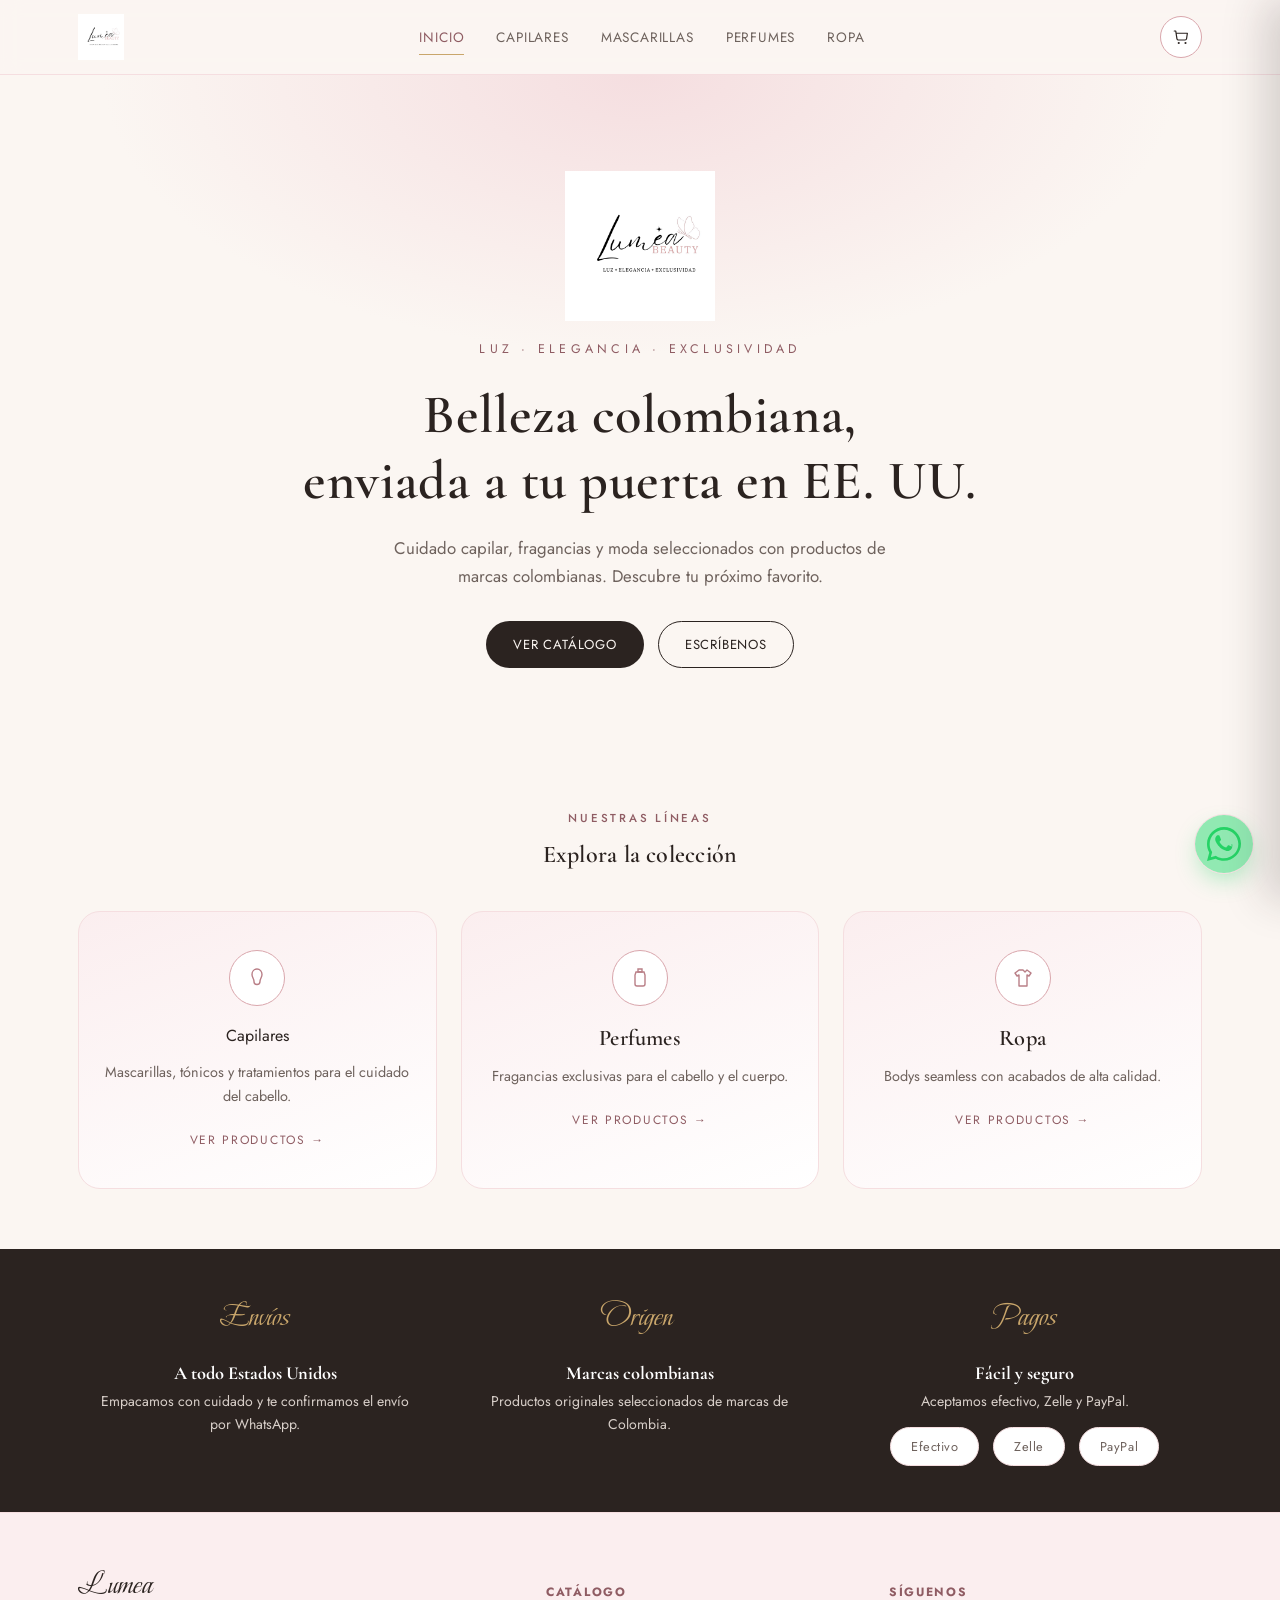
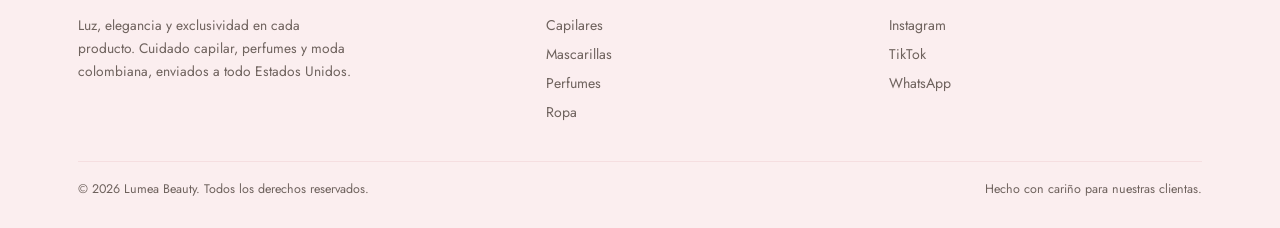
<file: index.html>
<!doctype html>
<html lang="es">
  <head>
    <meta charset="UTF-8" />
    <meta name="viewport" content="width=device-width, initial-scale=1.0" />
    <title>Lumea Beauty — Luz, Elegancia, Exclusividad</title>
    <meta
      name="description"
      content="Productos capilares, perfumes y ropa colombiana. Envíos a todo Estados Unidos."
    />
    <link rel="icon" href="multimedia/logo.jpg" />
    <link rel="stylesheet" href="styles.css" />
  </head>
  <body>
    <header class="site-header">
      <div class="nav-wrap">
        <a href="index.html" class="brand">
          <img src="multimedia/logo.jpg" alt="Lumea Beauty" />
        </a>
        <nav class="main-nav">
          <a href="index.html" class="active">Inicio</a>
          <a href="capilares.html">Capilares</a>
          <a href="mascarillas.html">Mascarillas</a>
          <a href="perfumes.html">Perfumes</a>
          <a href="ropa.html">Ropa</a>
        </nav>

        <button class="menu-toggle" id="menuToggle" aria-label="Abrir menú">
          <span></span>
        </button>

        <div class="nav-actions">
          <button class="icon-btn" data-cart-toggle aria-label="Ver carrito">
            <svg width="18" height="18" viewBox="0 0 24 24" fill="none">
              <path
                d="M3 4h2l1.6 10.4A2 2 0 0 0 8.58 16h8.84a2 2 0 0 0 1.98-1.72L20.5 7H6"
                stroke="#2B2320"
                stroke-width="1.6"
                stroke-linecap="round"
                stroke-linejoin="round"
              />
              <circle cx="9" cy="20" r="1.4" fill="#2B2320" />
              <circle cx="18" cy="20" r="1.4" fill="#2B2320" />
            </svg>
            <span class="cart-count">0</span>
          </button>
        </div>
      </div>
    </header>

    <main>
      <section class="hero">
        <div class="container">
          <img src="multimedia/logo.jpg" alt="Lumea Beauty" class="hero-logo" />
          <p class="tagline">Luz · Elegancia · Exclusividad</p>
          <h1>Belleza colombiana,<br />enviada a tu puerta en EE. UU.</h1>
          <p class="lead">
            Cuidado capilar, fragancias y moda seleccionados con productos de
            marcas colombianas. Descubre tu próximo favorito.
          </p>
          <div class="hero-actions">
            <a href="capilares.html" class="btn btn-primary">Ver catálogo</a>
            <a
              href="https://wa.me/16465381517"
              target="_blank"
              class="btn btn-outline"
              >Escríbenos</a
            >
          </div>
        </div>
      </section>

      <section class="categories" id="categorias">
        <div class="container">
          <div class="section-head">
            <p class="eyebrow">Nuestras líneas</p>
            <h2>Explora la colección</h2>
          </div>
          <div class="cat-grid">
            <a href="capilares.html" class="cat-card">
              <div class="cat-icon">
                <svg width="24" height="24" viewBox="0 0 24 24" fill="none">
                  <path
                    d="M12 3c-3 0-5 2.5-5 5.5 0 3 2 4 2 7a3 3 0 0 0 6 0c0-3 2-4 2-7 0-3-2-5.5-5-5.5Z"
                    stroke="#B97F87"
                    stroke-width="1.4"
                  />
                </svg>
              </div>
              <xh3>Capilares</xh3>
              <p>
                Mascarillas, tónicos y tratamientos para el cuidado del cabello.
              </p>
              <span class="link">Ver productos →</span>
            </a>
            <a href="perfumes.html" class="cat-card">
              <div class="cat-icon">
                <svg width="24" height="24" viewBox="0 0 24 24" fill="none">
                  <path d="M10 3h4v3h-4z" stroke="#B97F87" stroke-width="1.4" />
                  <path
                    d="M8 6h8l1 3v9a2 2 0 0 1-2 2H9a2 2 0 0 1-2-2V9l1-3Z"
                    stroke="#B97F87"
                    stroke-width="1.4"
                  />
                </svg>
              </div>
              <h3>Perfumes</h3>
              <p>Fragancias exclusivas para el cabello y el cuerpo.</p>
              <span class="link">Ver productos →</span>
            </a>
            <a href="ropa.html" class="cat-card">
              <div class="cat-icon">
                <svg width="24" height="24" viewBox="0 0 24 24" fill="none">
                  <path
                    d="M8 4 4 7l2 3 2-1v11h8V9l2 1 2-3-4-3-2 2-2-2Z"
                    stroke="#B97F87"
                    stroke-width="1.4"
                    stroke-linejoin="round"
                  />
                </svg>
              </div>
              <h3>Ropa</h3>
              <p>Bodys seamless con acabados de alta calidad.</p>
              <span class="link">Ver productos →</span>
            </a>
          </div>
        </div>
      </section>

      <section class="info-strip">
        <div class="container">
          <div class="info-grid">
            <div class="info-item">
              <span class="glyph">Envíos</span>
              <h4>A todo Estados Unidos</h4>
              <p>
                Empacamos con cuidado y te confirmamos el envío por WhatsApp.
              </p>
            </div>
            <div class="info-item">
              <span class="glyph">Origen</span>
              <h4>Marcas colombianas</h4>
              <p>Productos originales seleccionados de marcas de Colombia.</p>
            </div>
            <div class="info-item">
              <span class="glyph">Pagos</span>
              <h4>Fácil y seguro</h4>
              <p>Aceptamos efectivo, Zelle y PayPal.</p>
              <div class="pay-badges">
                <span class="pay-badge">Efectivo</span>
                <span class="pay-badge">Zelle</span>
                <span class="pay-badge">PayPal</span>
              </div>
            </div>
          </div>
        </div>
      </section>
    </main>

    <footer class="site-footer">
      <div class="container">
        <div class="footer-grid">
          <div class="footer-brand">
            <span class="brand-text">Lumea</span>
            <p>
              Luz, elegancia y exclusividad en cada producto. Cuidado capilar,
              perfumes y moda colombiana, enviados a todo Estados Unidos.
            </p>
          </div>
          <div class="footer-col">
            <h5>Catálogo</h5>
            <a href="capilares.html">Capilares</a>
            <a href="mascarillas.html">Mascarillas</a>
            <a href="perfumes.html">Perfumes</a>
            <a href="ropa.html">Ropa</a>
          </div>
          <div class="footer-col">
            <h5>Síguenos</h5>
            <a href="https://www.instagram.com/lumeabeauty7131" target="_blank"
              >Instagram</a
            >
            <a href="https://www.tiktok.com/@lumeabeauty7131" target="_blank"
              >TikTok</a
            >
            <a href="https://wa.me/16465381517" target="_blank">WhatsApp</a>
          </div>
        </div>
        <div class="footer-bottom">
          <span>© 2026 Lumea Beauty. Todos los derechos reservados.</span>
          <span>Hecho con cariño para nuestras clientas.</span>
        </div>
      </div>
    </footer>

    <script src="products.js"></script>
    <script src="cart.js"></script>
  </body>
</html>
</file>
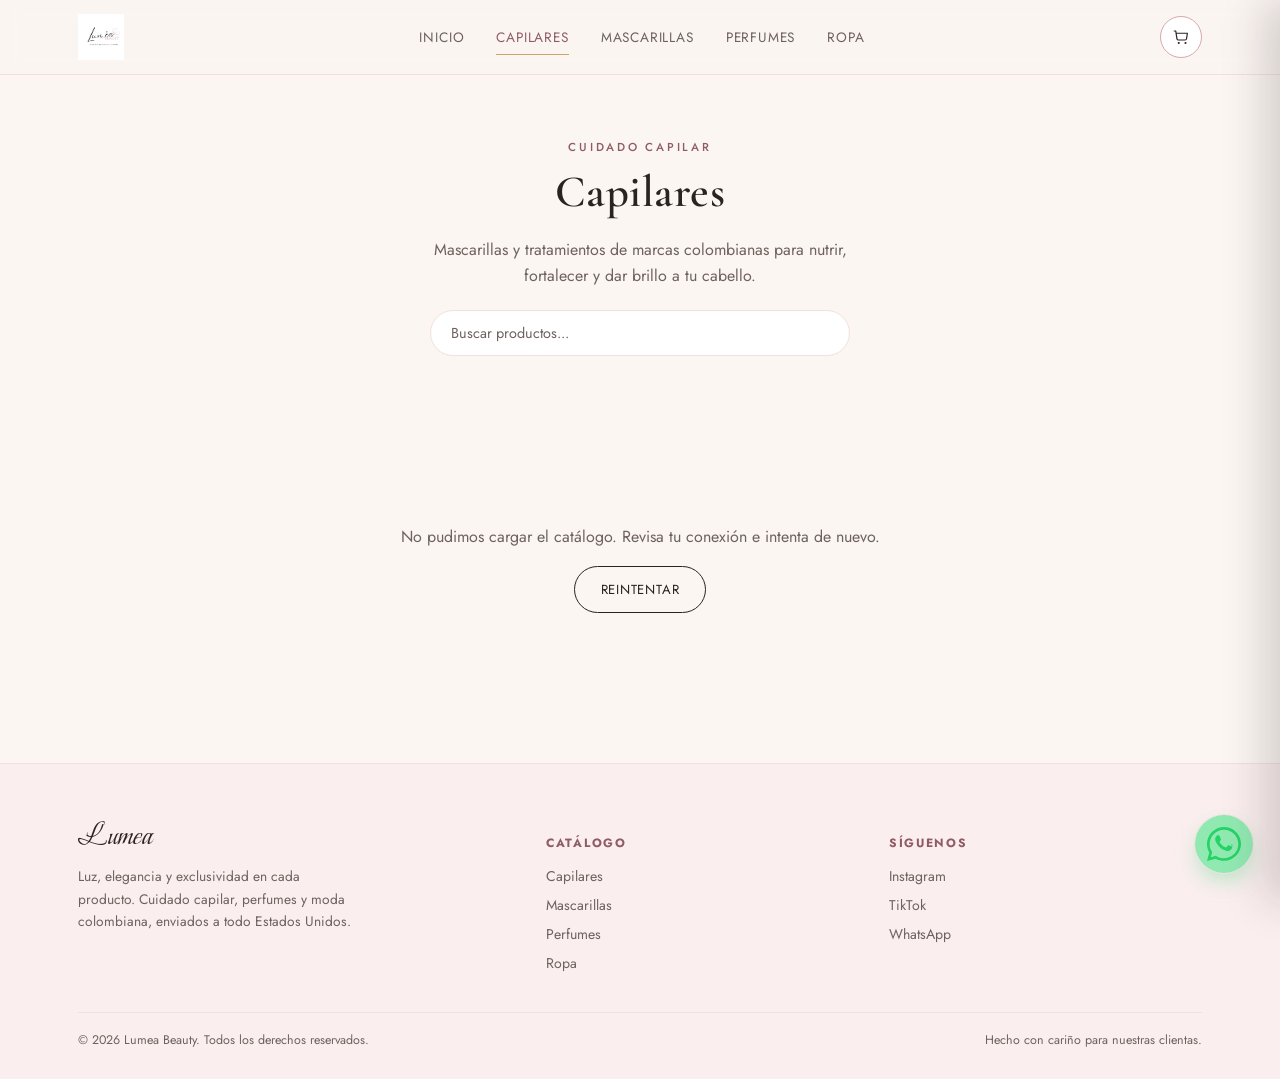
<file: capilares.html>
<!doctype html>
<html lang="es">
  <head>
    <meta charset="UTF-8" />
    <meta name="viewport" content="width=device-width, initial-scale=1.0" />
    <title>Capilares — Lumea Beauty</title>
    <meta
      name="description"
      content="Mascarillas y tratamientos capilares de marcas colombianas: reparación, brillo y fortalecimiento. Envíos a todo Estados Unidos."
    />
    <link rel="icon" href="multimedia/logo.jpg" />
    <link rel="stylesheet" href="styles.css" />
  </head>
  <body data-category="capilares">
    <header class="site-header">
      <div class="nav-wrap">
        <a href="index.html" class="brand"
          ><img src="multimedia/logo.jpg" alt="Lumea Beauty"
        /></a>
        <nav class="main-nav">
          <a href="index.html">Inicio</a>
          <a href="capilares.html" class="active">Capilares</a>
          <a href="mascarillas.html">Mascarillas</a>
          <a href="perfumes.html">Perfumes</a>
          <a href="ropa.html">Ropa</a>
        </nav>

        <button class="menu-toggle" id="menuToggle" aria-label="Abrir menú">
          <span></span>
        </button>

        <div class="nav-actions">
          <button class="icon-btn" data-cart-toggle aria-label="Ver carrito">
            <svg width="18" height="18" viewBox="0 0 24 24" fill="none">
              <path
                d="M3 4h2l1.6 10.4A2 2 0 0 0 8.58 16h8.84a2 2 0 0 0 1.98-1.72L20.5 7H6"
                stroke="#2B2320"
                stroke-width="1.6"
                stroke-linecap="round"
                stroke-linejoin="round"
              />
              <circle cx="9" cy="20" r="1.4" fill="#2B2320" />
              <circle cx="18" cy="20" r="1.4" fill="#2B2320" />
            </svg>
            <span class="cart-count">0</span>
          </button>
        </div>
      </div>
    </header>

    <main>
      <section class="page-hero">
        <div class="container">
          <span class="eyebrow">Cuidado capilar</span>
          <h1>Capilares</h1>
          <p>
            Mascarillas y tratamientos de marcas colombianas para nutrir,
            fortalecer y dar brillo a tu cabello.
          </p>
        </div>
      </section>

      <div class="container">
        <div class="search-bar">
          <input
            type="text"
            id="searchInput"
            placeholder="Buscar productos..."
          />
        </div>
        <div class="subcat-filters" id="subcatFilters"></div>
      </div>

      <section class="product-section">
        <div class="container">
          <div class="product-grid" id="productGrid"></div>
        </div>
      </section>
    </main>

    <footer class="site-footer">
      <div class="container">
        <div class="footer-grid">
          <div class="footer-brand">
            <span class="brand-text">Lumea</span>
            <p>
              Luz, elegancia y exclusividad en cada producto. Cuidado capilar,
              perfumes y moda colombiana, enviados a todo Estados Unidos.
            </p>
          </div>
          <div class="footer-col">
            <h5>Catálogo</h5>
            <a href="capilares.html">Capilares</a>
            <a href="mascarillas.html">Mascarillas</a>
            <a href="perfumes.html">Perfumes</a>
            <a href="ropa.html">Ropa</a>
          </div>
          <div class="footer-col">
            <h5>Síguenos</h5>
            <a href="https://www.instagram.com/lumeabeauty7131" target="_blank"
              >Instagram</a
            >
            <a href="https://www.tiktok.com/@lumeabeauty7131" target="_blank"
              >TikTok</a
            >
            <a href="https://wa.me/16465381517" target="_blank">WhatsApp</a>
          </div>
        </div>
        <div class="footer-bottom">
          <span>© 2026 Lumea Beauty. Todos los derechos reservados.</span>
          <span>Hecho con cariño para nuestras clientas.</span>
        </div>
      </div>
    </footer>

    <script src="products.js"></script>
    <script src="cart.js"></script>
  </body>
</html>
</file>
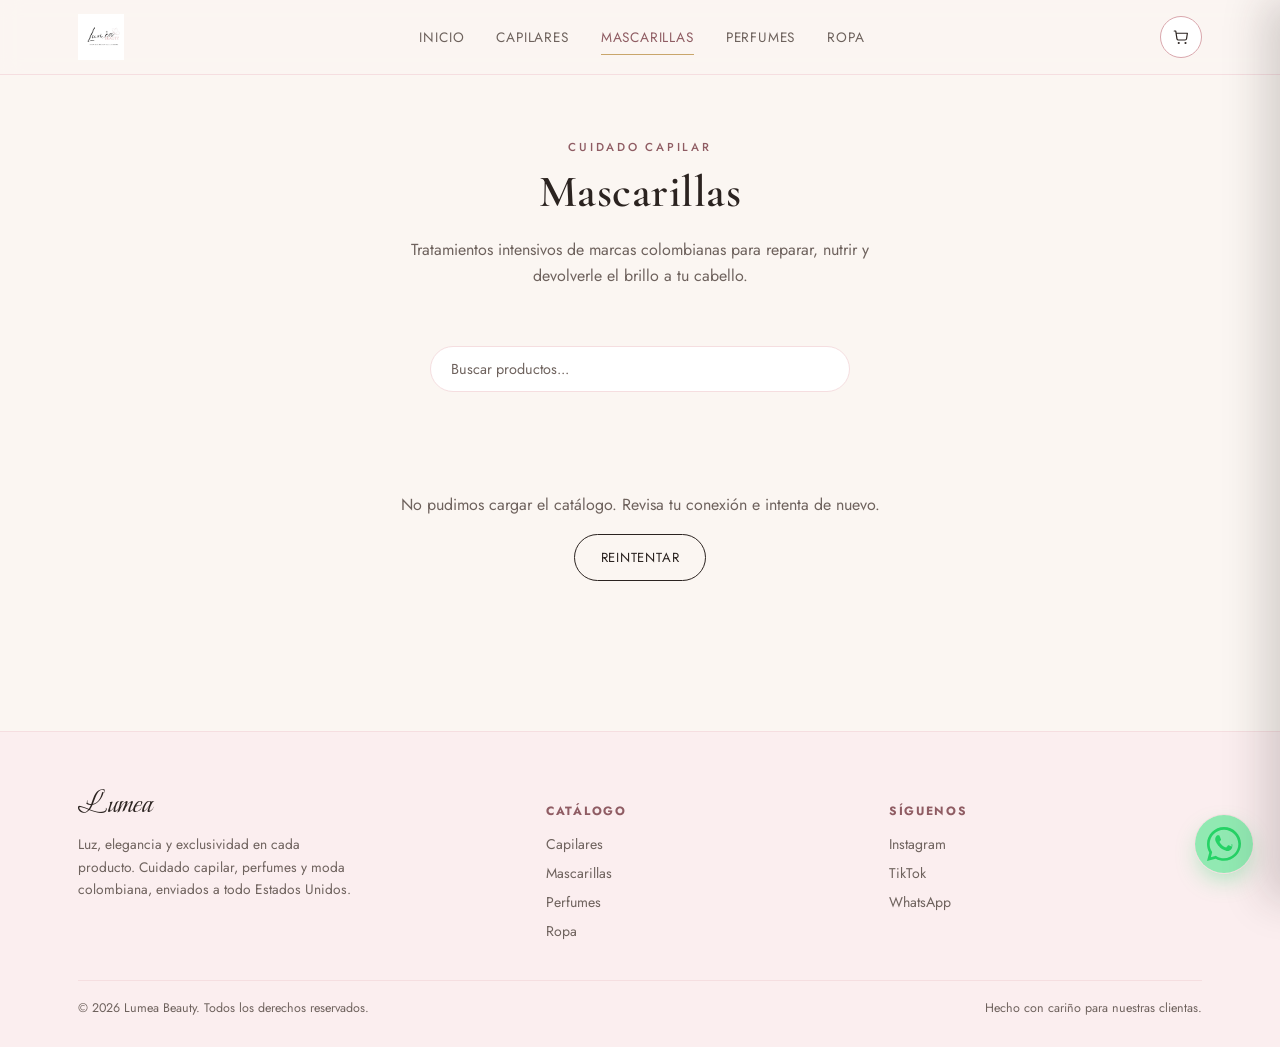
<file: mascarillas.html>
<!doctype html>
<html lang="es">
  <head>
    <meta charset="UTF-8" />
    <meta name="viewport" content="width=device-width, initial-scale=1.0" />
    <title>Mascarillas — Lumea Beauty</title>
    <meta
      name="description"
      content="Mascarillas capilares de marcas colombianas: reparación intensiva, brillo y fortalecimiento. Envíos a todo Estados Unidos."
    />
    <link rel="icon" href="multimedia/logo.jpg" />
    <link rel="stylesheet" href="styles.css" />
  </head>
  <body data-category="mascarillas">
    <header class="site-header">
      <div class="nav-wrap">
        <a href="index.html" class="brand"
          ><img src="multimedia/logo.jpg" alt="Lumea Beauty"
        /></a>
        <nav class="main-nav">
          <a href="index.html">Inicio</a>
          <a href="capilares.html">Capilares</a>
          <a href="mascarillas.html" class="active">Mascarillas</a>
          <a href="perfumes.html">Perfumes</a>
          <a href="ropa.html">Ropa</a>
        </nav>

        <button class="menu-toggle" id="menuToggle" aria-label="Abrir menú">
          <span></span>
        </button>

        <div class="nav-actions">
          <button class="icon-btn" data-cart-toggle aria-label="Ver carrito">
            <svg width="18" height="18" viewBox="0 0 24 24" fill="none">
              <path
                d="M3 4h2l1.6 10.4A2 2 0 0 0 8.58 16h8.84a2 2 0 0 0 1.98-1.72L20.5 7H6"
                stroke="#2B2320"
                stroke-width="1.6"
                stroke-linecap="round"
                stroke-linejoin="round"
              />
              <circle cx="9" cy="20" r="1.4" fill="#2B2320" />
              <circle cx="18" cy="20" r="1.4" fill="#2B2320" />
            </svg>
            <span class="cart-count">0</span>
          </button>
        </div>
      </div>
    </header>

    <main>
      <section class="page-hero">
        <div class="container">
          <span class="eyebrow">Cuidado capilar</span>
          <h1>Mascarillas</h1>
          <p>
            Tratamientos intensivos de marcas colombianas para reparar, nutrir y
            devolverle el brillo a tu cabello.
          </p>
        </div>
      </section>

      <section class="product-section">
        <div class="container">
          <div class="search-bar">
            <input
              type="text"
              id="searchInput"
              placeholder="Buscar productos..."
            />
          </div>
          <div class="product-grid" id="productGrid"></div>
        </div>
      </section>
    </main>

    <footer class="site-footer">
      <div class="container">
        <div class="footer-grid">
          <div class="footer-brand">
            <span class="brand-text">Lumea</span>
            <p>
              Luz, elegancia y exclusividad en cada producto. Cuidado capilar,
              perfumes y moda colombiana, enviados a todo Estados Unidos.
            </p>
          </div>
          <div class="footer-col">
            <h5>Catálogo</h5>
            <a href="capilares.html">Capilares</a>
            <a href="mascarillas.html" class="active">Mascarillas</a>
            <a href="perfumes.html">Perfumes</a>
            <a href="ropa.html">Ropa</a>
          </div>
          <div class="footer-col">
            <h5>Síguenos</h5>
            <a href="https://www.instagram.com/lumeabeauty7131" target="_blank"
              >Instagram</a
            >
            <a href="https://www.tiktok.com/@lumeabeauty7131" target="_blank"
              >TikTok</a
            >
            <a href="https://wa.me/16465381517" target="_blank">WhatsApp</a>
          </div>
        </div>
        <div class="footer-bottom">
          <span>© 2026 Lumea Beauty. Todos los derechos reservados.</span>
          <span>Hecho con cariño para nuestras clientas.</span>
        </div>
      </div>
    </footer>

    <script src="products.js"></script>
    <script src="cart.js"></script>
  </body>
</html>
</file>
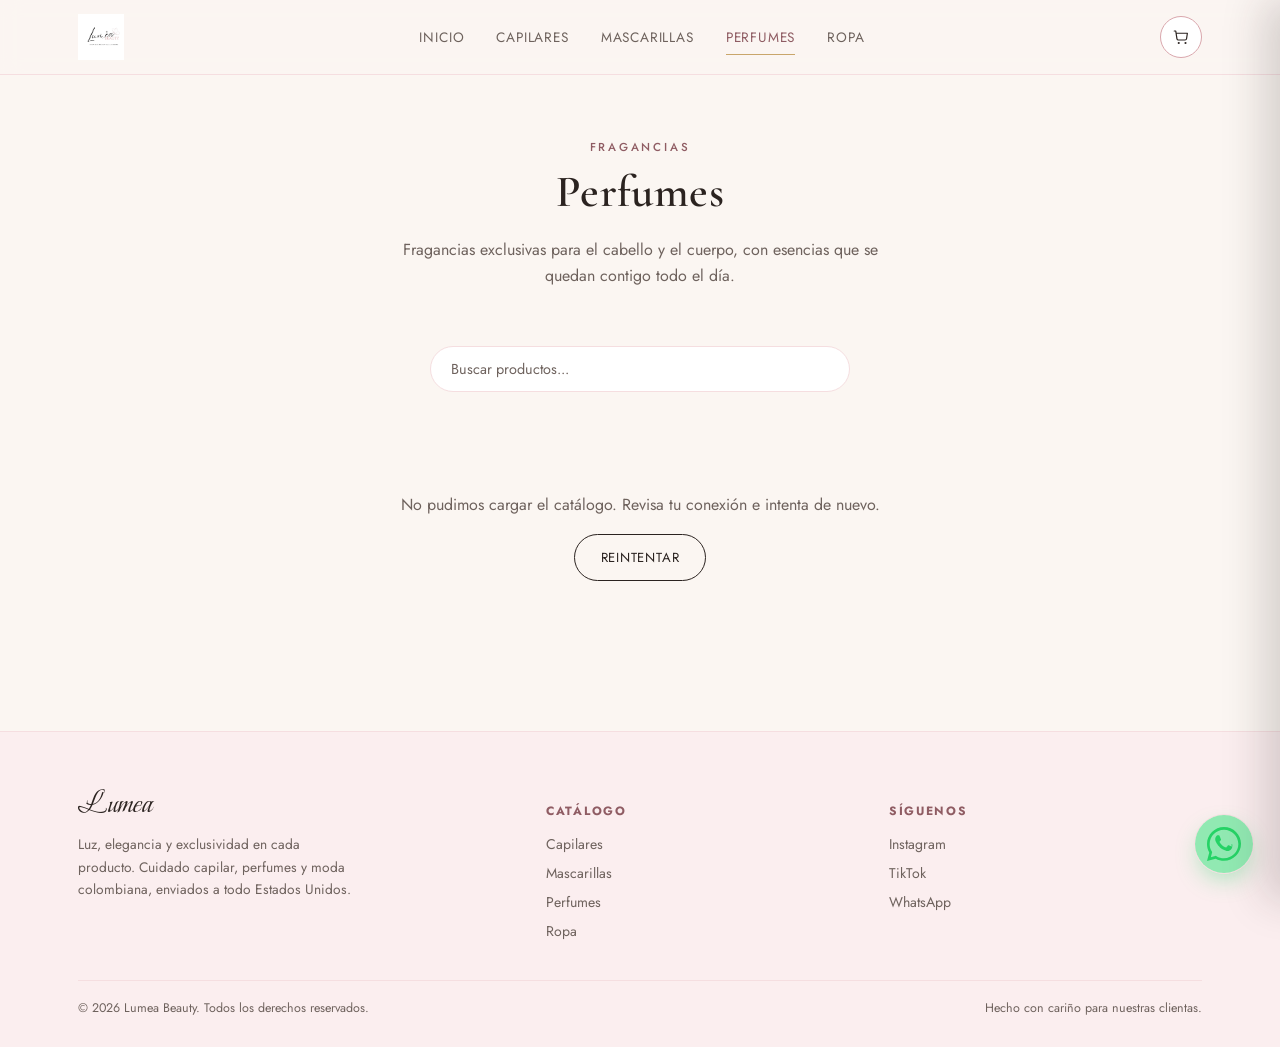
<file: perfumes.html>
<!doctype html>
<html lang="es">
  <head>
    <meta charset="UTF-8" />
    <meta name="viewport" content="width=device-width, initial-scale=1.0" />
    <title>Perfumes — Lumea Beauty</title>
    <meta
      name="description"
      content="Perfumes y fragancias capilares exclusivas de marcas colombianas. Envíos a todo Estados Unidos."
    />
    <link rel="icon" href="multimedia/logo.jpg" />
    <link rel="stylesheet" href="styles.css" />
  </head>
  <body data-category="perfumes">
    <header class="site-header">
      <div class="nav-wrap">
        <a href="index.html" class="brand"
          ><img src="multimedia/logo.jpg" alt="Lumea Beauty"
        /></a>
        <nav class="main-nav">
          <a href="index.html">Inicio</a>
          <a href="capilares.html">Capilares</a>
          <a href="mascarillas.html">Mascarillas</a>
          <a href="perfumes.html" class="active">Perfumes</a>
          <a href="ropa.html">Ropa</a>
        </nav>

        <button class="menu-toggle" id="menuToggle" aria-label="Abrir menú">
          <span></span>
        </button>

        <div class="nav-actions">
          <button class="icon-btn" data-cart-toggle aria-label="Ver carrito">
            <svg width="18" height="18" viewBox="0 0 24 24" fill="none">
              <path
                d="M3 4h2l1.6 10.4A2 2 0 0 0 8.58 16h8.84a2 2 0 0 0 1.98-1.72L20.5 7H6"
                stroke="#2B2320"
                stroke-width="1.6"
                stroke-linecap="round"
                stroke-linejoin="round"
              />
              <circle cx="9" cy="20" r="1.4" fill="#2B2320" />
              <circle cx="18" cy="20" r="1.4" fill="#2B2320" />
            </svg>
            <span class="cart-count">0</span>
          </button>
        </div>
      </div>
    </header>

    <main>
      <section class="page-hero">
        <div class="container">
          <span class="eyebrow">Fragancias</span>
          <h1>Perfumes</h1>
          <p>
            Fragancias exclusivas para el cabello y el cuerpo, con esencias que
            se quedan contigo todo el día.
          </p>
        </div>
      </section>

      <section class="product-section">
        <div class="container">
          <div class="search-bar">
            <input type="text" id="searchInput" placeholder="Buscar productos..." />
          </div>
          <div class="product-grid" id="productGrid"></div>
        </div>
      </section>
    </main>

    <footer class="site-footer">
      <div class="container">
        <div class="footer-grid">
          <div class="footer-brand">
            <span class="brand-text">Lumea</span>
            <p>
              Luz, elegancia y exclusividad en cada producto. Cuidado capilar,
              perfumes y moda colombiana, enviados a todo Estados Unidos.
            </p>
          </div>
          <div class="footer-col">
            <h5>Catálogo</h5>
            <a href="capilares.html">Capilares</a>
            <a href="mascarillas.html">Mascarillas</a>
            <a href="perfumes.html">Perfumes</a>
            <a href="ropa.html">Ropa</a>
          </div>
          <div class="footer-col">
            <h5>Síguenos</h5>
            <a href="https://www.instagram.com/lumeabeauty7131" target="_blank"
              >Instagram</a
            >
            <a href="https://www.tiktok.com/@lumeabeauty7131" target="_blank"
              >TikTok</a
            >
            <a href="https://wa.me/16465381517" target="_blank">WhatsApp</a>
          </div>
        </div>
        <div class="footer-bottom">
          <span>© 2026 Lumea Beauty. Todos los derechos reservados.</span>
          <span>Hecho con cariño para nuestras clientas.</span>
        </div>
      </div>
    </footer>

    <script src="products.js"></script>
    <script src="cart.js"></script>
  </body>
</html>
</file>
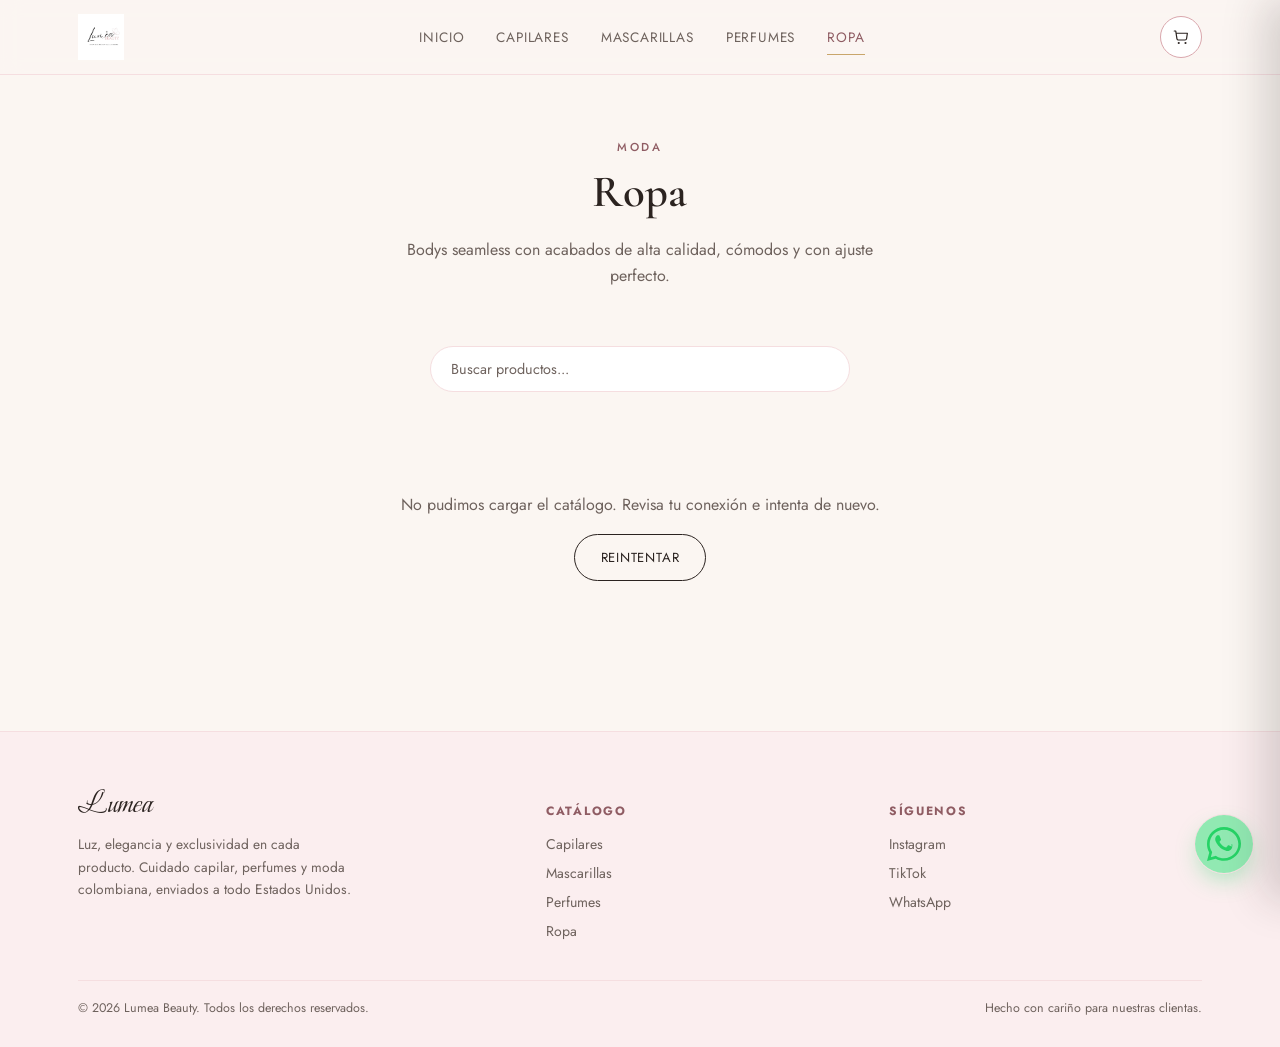
<file: ropa.html>
<!doctype html>
<html lang="es">
  <head>
    <meta charset="UTF-8" />
    <meta name="viewport" content="width=device-width, initial-scale=1.0" />
    <title>Ropa — Lumea Beauty</title>
    <meta
      name="description"
      content="Bodys seamless colombianos con acabados de alta calidad y ajuste perfecto. Envíos a todo Estados Unidos."
    />
    <link rel="icon" href="multimedia/logo.jpg" />
    <link rel="stylesheet" href="styles.css" />
  </head>
  <body data-category="ropa">
    <header class="site-header">
      <div class="nav-wrap">
        <a href="index.html" class="brand"
          ><img src="multimedia/logo.jpg" alt="Lumea Beauty"
        /></a>
        <nav class="main-nav">
          <a href="index.html">Inicio</a>
          <a href="capilares.html">Capilares</a>
          <a href="mascarillas.html">Mascarillas</a>
          <a href="perfumes.html">Perfumes</a>
          <a href="ropa.html" class="active">Ropa</a>
        </nav>

        <button class="menu-toggle" id="menuToggle" aria-label="Abrir menú">
          <span></span>
        </button>

        <div class="nav-actions">
          <button class="icon-btn" data-cart-toggle aria-label="Ver carrito">
            <svg width="18" height="18" viewBox="0 0 24 24" fill="none">
              <path
                d="M3 4h2l1.6 10.4A2 2 0 0 0 8.58 16h8.84a2 2 0 0 0 1.98-1.72L20.5 7H6"
                stroke="#2B2320"
                stroke-width="1.6"
                stroke-linecap="round"
                stroke-linejoin="round"
              />
              <circle cx="9" cy="20" r="1.4" fill="#2B2320" />
              <circle cx="18" cy="20" r="1.4" fill="#2B2320" />
            </svg>
            <span class="cart-count">0</span>
          </button>
        </div>
      </div>
    </header>

    <main>
      <section class="page-hero">
        <div class="container">
          <span class="eyebrow">Moda</span>
          <h1>Ropa</h1>
          <p>
            Bodys seamless con acabados de alta calidad, cómodos y con ajuste
            perfecto.
          </p>
        </div>
      </section>

      <section class="product-section">
        <div class="container">
          <div class="search-bar">
            <input
              type="text"
              id="searchInput"
              placeholder="Buscar productos..."
            />
          </div>
          <div class="product-grid" id="productGrid"></div>
        </div>
      </section>
    </main>

    <footer class="site-footer">
      <div class="container">
        <div class="footer-grid">
          <div class="footer-brand">
            <span class="brand-text">Lumea</span>
            <p>
              Luz, elegancia y exclusividad en cada producto. Cuidado capilar,
              perfumes y moda colombiana, enviados a todo Estados Unidos.
            </p>
          </div>
          <div class="footer-col">
            <h5>Catálogo</h5>
            <a href="capilares.html">Capilares</a>
            <a href="mascarillas.html">Mascarillas</a>
            <a href="perfumes.html">Perfumes</a>
            <a href="ropa.html">Ropa</a>
          </div>
          <div class="footer-col">
            <h5>Síguenos</h5>
            <a href="https://www.instagram.com/lumeabeauty7131" target="_blank"
              >Instagram</a
            >
            <a href="https://www.tiktok.com/@lumeabeauty7131" target="_blank"
              >TikTok</a
            >
            <a href="https://wa.me/16465381517" target="_blank">WhatsApp</a>
          </div>
        </div>
        <div class="footer-bottom">
          <span>© 2026 Lumea Beauty. Todos los derechos reservados.</span>
          <span>Hecho con cariño para nuestras clientas.</span>
        </div>
      </div>
    </footer>

    <script src="products.js"></script>
    <script src="cart.js"></script>
  </body>
</html>
</file>
<file: styles.css>
/* ===========================================================
   LUMEA BEAUTY — design tokens
   Luz · Elegancia · Exclusividad
   =========================================================== */
@import url("https://fonts.googleapis.com/css2?family=Cormorant+Garamond:ital,wght@0,400;0,500;0,600;1,400&family=Beau+Rivage&family=Jost:wght@300;400;500;600&display=swap");

:root {
  --cream: #fbf6f2;
  --blush: #f5dee0;
  --blush-soft: #fbeeef;
  --rose: #d9a6ac;
  --mauve: #b97f87;
  --mauve-dark: #8f5c63;
  --ink: #2b2320;
  --ink-soft: #6e625d;
  --gold: #c9a66b;
  --white: #ffffff;

  --display: "Cormorant Garamond", serif;
  --script: "Beau Rivage", cursive;
  --body: "Jost", sans-serif;

  --radius: 22px;
  --radius-sm: 12px;
  --shadow: 0 12px 30px -14px rgba(43, 35, 32, 0.25);
}

* {
  box-sizing: border-box;
}
html {
  scroll-behavior: smooth;
}
body {
  margin: 0;
  font-family: var(--body);
  background: var(--cream);
  color: var(--ink);
  -webkit-font-smoothing: antialiased;
}
img {
  max-width: 100%;
  display: block;
}
a {
  color: inherit;
  text-decoration: none;
}
ul {
  list-style: none;
  margin: 0;
  padding: 0;
}

h1,
h2,
h3 {
  font-family: var(--display);
  font-weight: 600;
  margin: 0 0 0.4em;
  letter-spacing: 0.01em;
}
.eyebrow {
  font-family: var(--body);
  font-size: 0.72rem;
  letter-spacing: 0.24em;
  text-transform: uppercase;
  color: var(--mauve-dark);
  font-weight: 500;
}
p {
  line-height: 1.65;
  color: var(--ink-soft);
}

.container {
  max-width: 1180px;
  margin: 0 auto;
  padding: 0 28px;
}

/* ---------- header / nav ---------- */
.site-header {
  position: sticky;
  top: 0;
  z-index: 40;
  background: rgba(251, 246, 242, 0.9);
  backdrop-filter: blur(10px);
  border-bottom: 1px solid var(--blush);
}
.nav-wrap {
  display: flex;
  align-items: center;
  justify-content: space-between;
  padding: 14px 28px;
  max-width: 1180px;
  margin: 0 auto;
}
.brand {
  display: flex;
  align-items: center;
  gap: 12px;
}
.brand img {
  height: 46px;
  width: auto;
}
.brand-text {
  font-family: var(--script);
  font-size: 1.6rem;
  color: var(--ink);
}

.main-nav {
  display: flex;
  gap: 32px;
}
.main-nav a {
  font-size: 0.85rem;
  letter-spacing: 0.06em;
  text-transform: uppercase;
  color: var(--ink-soft);
  position: relative;
  padding: 4px 0;
  transition: color 0.2s ease;
}
.main-nav a:hover,
.main-nav a.active {
  color: var(--mauve-dark);
}
.main-nav a.active::after {
  content: "";
  position: absolute;
  left: 0;
  right: 0;
  bottom: -4px;
  height: 1px;
  background: var(--gold);
}

.nav-actions {
  display: flex;
  align-items: center;
  gap: 14px;
}
.icon-btn {
  border: 1px solid var(--rose);
  background: var(--white);
  width: 42px;
  height: 42px;
  border-radius: 50%;
  display: flex;
  align-items: center;
  justify-content: center;
  cursor: pointer;
  position: relative;
  transition: 0.2s ease;
}
.icon-btn:hover {
  background: var(--blush-soft);
}
.cart-count {
  position: absolute;
  top: -6px;
  right: -6px;
  background: var(--mauve-dark);
  color: #fff;
  font-size: 0.66rem;
  min-width: 18px;
  height: 18px;
  border-radius: 50%;
  display: flex;
  align-items: center;
  justify-content: center;
  padding: 0 4px;
  font-family: var(--body);
}

/* ---------- buttons ---------- */
.btn {
  display: inline-flex;
  align-items: center;
  justify-content: center;
  gap: 8px;
  padding: 13px 26px;
  border-radius: 999px;
  border: 1px solid transparent;
  font-family: var(--body);
  font-size: 0.82rem;
  letter-spacing: 0.06em;
  text-transform: uppercase;
  cursor: pointer;
  transition: 0.22s ease;
}
.btn-primary {
  background: var(--ink);
  color: var(--cream);
}
.btn-primary:hover {
  background: var(--mauve-dark);
}
.btn-outline {
  background: transparent;
  border-color: var(--ink);
  color: var(--ink);
}
.btn-outline:hover {
  background: var(--ink);
  color: var(--cream);
}
.btn-wa {
  background: #2b2320;
  color: #fff;
}
.btn-wa:hover {
  background: var(--mauve-dark);
}
.btn-block {
  width: 100%;
}
.btn:disabled {
  opacity: 0.45;
  cursor: not-allowed;
}

/* ---------- hero ---------- */
.hero {
  position: relative;
  overflow: hidden;
  padding: 96px 0 70px;
  text-align: center;
}
.hero::before {
  content: "";
  position: absolute;
  inset: 0;
  background: radial-gradient(
    60% 60% at 50% 0%,
    var(--blush) 0%,
    transparent 70%
  );
  z-index: -1;
}
.hero-logo {
  height: 150px;
  margin: 0 auto 18px;
}
.hero h1 {
  font-size: clamp(2.2rem, 5vw, 3.4rem);
}
.hero .tagline {
  font-family: var(--body);
  font-size: 0.78rem;
  letter-spacing: 0.34em;
  text-transform: uppercase;
  color: var(--mauve-dark);
  margin-bottom: 22px;
}
.hero p.lead {
  max-width: 520px;
  margin: 0 auto 30px;
  font-size: 1.05rem;
}
.hero-actions {
  display: flex;
  gap: 14px;
  justify-content: center;
  flex-wrap: wrap;
}

/* ---------- category cards ---------- */
.categories {
  padding: 60px 0;
}
.section-head {
  text-align: center;
  max-width: 560px;
  margin: 0 auto 42px;
}
.cat-grid {
  display: grid;
  grid-template-columns: repeat(3, 1fr);
  gap: 24px;
}
.cat-card {
  position: relative;
  border-radius: var(--radius);
  overflow: hidden;
  background: linear-gradient(160deg, var(--blush-soft), var(--white));
  border: 1px solid var(--blush);
  padding: 38px 26px;
  text-align: center;
  transition:
    transform 0.25s ease,
    box-shadow 0.25s ease;
}
.cat-card:hover {
  transform: translateY(-6px);
  box-shadow: var(--shadow);
}
.cat-card .cat-icon {
  width: 56px;
  height: 56px;
  margin: 0 auto 18px;
  border-radius: 50%;
  background: var(--white);
  border: 1px solid var(--rose);
  display: flex;
  align-items: center;
  justify-content: center;
}
.cat-card h3 {
  font-size: 1.4rem;
  margin-bottom: 8px;
}
.cat-card p {
  font-size: 0.9rem;
  margin-bottom: 18px;
}
.cat-card span.link {
  font-size: 0.75rem;
  letter-spacing: 0.14em;
  text-transform: uppercase;
  color: var(--mauve-dark);
}

/* ---------- info strip (shipping / payments) ---------- */
.info-strip {
  background: var(--ink);
  color: var(--cream);
  padding: 46px 0;
}
.info-grid {
  display: grid;
  grid-template-columns: repeat(3, 1fr);
  gap: 30px;
}
.info-item {
  text-align: center;
  padding: 0 12px;
}
.info-item .glyph {
  font-family: var(--script);
  font-size: 2rem;
  color: var(--gold);
  display: block;
  margin-bottom: 8px;
}
.info-item h4 {
  font-family: var(--display);
  font-size: 1.15rem;
  margin-bottom: 6px;
  color: #fff;
}
.info-item p {
  color: #d8cfc9;
  font-size: 0.88rem;
  margin: 0;
}

/* ---------- payment badges ---------- */
.pay-badges {
  display: flex;
  gap: 14px;
  justify-content: center;
  flex-wrap: wrap;
  margin-top: 14px;
}
.pay-badge {
  border: 1px solid var(--blush);
  background: var(--white);
  padding: 9px 20px;
  border-radius: 999px;
  font-size: 0.8rem;
  letter-spacing: 0.04em;
  color: var(--ink-soft);
}

/* ---------- page hero (catalog pages) ---------- */
.page-hero {
  padding: 64px 0 20px;
  text-align: center;
}
.page-hero .eyebrow {
  display: block;
  margin-bottom: 10px;
}
.page-hero h1 {
  font-size: clamp(2rem, 4vw, 2.8rem);
}
.page-hero p {
  max-width: 480px;
  margin: 10px auto 0;
}

/* ---------- product grid ---------- */
.product-section {
  padding: 36px 0 90px;
}

.subcat-filters {
  display: flex;
  gap: 10px;
  flex-wrap: wrap;
  justify-content: center;
  margin-bottom: 32px;
}

.search-bar {
  max-width: 420px;
  margin: 0 auto 24px;
}
.search-bar input {
  width: 100%;
  border: 1px solid var(--blush);
  background: var(--white);
  border-radius: 999px;
  padding: 12px 20px;
  font-family: var(--body);
  font-size: 0.9rem;
  color: var(--ink);
}
.search-bar input:focus {
  outline: none;
  border-color: var(--rose);
}
.search-bar input::placeholder {
  color: var(--ink-soft);
}

.state-msg {
  grid-column: 1/-1;
  text-align: center;
  color: var(--ink-soft);
  padding: 60px 20px;
}
.state-msg p {
  margin-bottom: 16px;
}
.state-spinner {
  display: inline-block;
  width: 32px;
  height: 32px;
  border: 3px solid var(--blush);
  border-top-color: var(--mauve-dark);
  border-radius: 50%;
  animation: spin 0.8s linear infinite;
  margin-bottom: 16px;
}
@keyframes spin {
  to {
    transform: rotate(360deg);
  }
}

.filter-btn {
  border: 1px solid var(--rose);
  background: var(--white);
  color: var(--ink-soft);
  padding: 9px 20px;
  border-radius: 999px;
  font-family: var(--body);
  font-size: 0.78rem;
  letter-spacing: 0.05em;
  text-transform: uppercase;
  cursor: pointer;
  transition: 0.2s ease;
}
.filter-btn:hover {
  background: var(--blush-soft);
}
.filter-btn.active {
  background: var(--ink);
  border-color: var(--ink);
  color: var(--cream);
}

.product-grid {
  display: grid;
  grid-template-columns: repeat(3, 1fr);
  gap: 26px;
}

.empty-msg {
  grid-column: 1/-1;
  text-align: center;
  color: var(--ink-soft);
  padding: 40px 0;
  font-size: 0.95rem;
}
.product-card {
  background: var(--white);
  border: 1px solid var(--blush);
  border-radius: var(--radius);
  overflow: hidden;
  display: flex;
  flex-direction: column;
  transition:
    transform 0.22s ease,
    box-shadow 0.22s ease;
}
.product-card:hover {
  transform: translateY(-4px);
  box-shadow: var(--shadow);
}
.product-media {
  aspect-ratio: 1/1;
  background: linear-gradient(150deg, var(--blush-soft), var(--blush));
  display: flex;
  align-items: center;
  justify-content: center;
  position: relative;
}

.product-media img {
  width: 100%;
  height: 100%;
  object-fit: contain;
  padding: 18px;
}

.product-media .initial {
  font-family: var(--script);
  font-size: 3.2rem;
  color: var(--mauve-dark);
  opacity: 0.55;
}

.stock-badge {
  position: absolute;
  top: 12px;
  right: 12px;
  background: var(--ink);
  color: var(--cream);
  font-family: var(--body);
  font-size: 0.68rem;
  letter-spacing: 0.08em;
  text-transform: uppercase;
  padding: 5px 12px;
  border-radius: 999px;
}
.product-card.out-of-stock .product-media {
  opacity: 0.55;
}
.product-card.out-of-stock .product-body {
  opacity: 0.6;
}
.add-btn:disabled {
  opacity: 0.5;
  cursor: not-allowed;
  border-color: var(--ink-soft);
  color: var(--ink-soft);
}
.add-btn:disabled:hover {
  background: transparent;
  color: var(--ink-soft);
}

.product-body {
  padding: 20px 22px 22px;
  display: flex;
  flex-direction: column;
  flex: 1;
}
.product-body h3 {
  font-size: 1.18rem;
  margin-bottom: 6px;
}
.product-body p.desc {
  font-size: 0.86rem;
  margin-bottom: 16px;
  flex: 1;
}
.product-foot {
  display: flex;
  align-items: center;
  justify-content: space-between;
  gap: 12px;
}
.price {
  font-family: var(--display);
  font-size: 1.3rem;
  color: var(--ink);
  font-weight: 600;
}
.add-btn {
  border: 1px solid var(--ink);
  background: transparent;
  color: var(--ink);
  padding: 10px 18px;
  border-radius: 999px;
  font-family: var(--body);
  font-size: 0.75rem;
  letter-spacing: 0.06em;
  text-transform: uppercase;
  cursor: pointer;
  transition: 0.2s ease;
  white-space: nowrap;
}
.add-btn:hover {
  background: var(--ink);
  color: var(--cream);
}
.add-btn.added {
  background: var(--gold);
  border-color: var(--gold);
  color: #fff;
}

.size-select {
  border: 1px solid var(--blush);
  border-radius: 8px;
  padding: 6px 10px;
  font-family: var(--body);
  font-size: 0.82rem;
  color: var(--ink);
  background: var(--white);
  margin-bottom: 12px;
}

/* ---------- cart drawer ---------- */
.cart-overlay {
  position: fixed;
  inset: 0;
  background: rgba(43, 35, 32, 0.35);
  opacity: 0;
  pointer-events: none;
  transition: opacity 0.25s ease;
  z-index: 60;
}
.cart-overlay.open {
  opacity: 1;
  pointer-events: auto;
}

.cart-drawer {
  position: fixed;
  top: 0;
  right: 0;
  height: 100%;
  width: min(420px, 92vw);
  background: var(--cream);
  z-index: 61;
  box-shadow: -16px 0 40px rgba(43, 35, 32, 0.18);
  display: flex;
  flex-direction: column;
  transform: translateX(100%);
  transition: transform 0.3s ease;
}
.cart-drawer.open {
  transform: translateX(0);
}
.cart-head {
  display: flex;
  align-items: center;
  justify-content: space-between;
  padding: 22px 24px;
  border-bottom: 1px solid var(--blush);
}
.cart-head h3 {
  margin: 0;
}
.cart-close {
  background: none;
  border: none;
  font-size: 1.4rem;
  cursor: pointer;
  color: var(--ink-soft);
}
.cart-items {
  flex: 1;
  overflow-y: auto;
  padding: 10px 24px;
}
.cart-empty {
  text-align: center;
  padding: 60px 10px;
  color: var(--ink-soft);
}
.cart-empty .glyph {
  font-family: var(--script);
  font-size: 2.2rem;
  color: var(--rose);
  display: block;
  margin-bottom: 10px;
}

.cart-line {
  display: flex;
  gap: 14px;
  padding: 16px 0;
  border-bottom: 1px solid var(--blush-soft);
}
.cart-line .line-media {
  width: 56px;
  height: 56px;
  border-radius: 12px;
  flex-shrink: 0;
  background: linear-gradient(150deg, var(--blush-soft), var(--blush));
  display: flex;
  align-items: center;
  justify-content: center;
  font-family: var(--script);
  color: var(--mauve-dark);
  font-size: 1.3rem;
}

.cart-line .line-media img {
  width: 100%;
  height: 100%;
  object-fit: cover;
  border-radius: 12px;
}

.line-info {
  flex: 1;
}
.line-info h5 {
  margin: 0 0 4px;
  font-family: var(--display);
  font-size: 1rem;
  font-weight: 600;
}

.line-size {
  font-family: var(--body);
  font-size: 0.72rem;
  color: var(--mauve-dark);
  font-weight: 400;
  background: var(--blush-soft);
  padding: 2px 8px;
  border-radius: 999px;
  margin-left: 6px;
  vertical-align: middle;
  display: inline-block;
}

.line-qty {
  display: flex;
  align-items: center;
  gap: 10px;
  margin-top: 6px;
}
.qty-btn {
  width: 24px;
  height: 24px;
  border-radius: 50%;
  border: 1px solid var(--rose);
  background: #fff;
  cursor: pointer;
  font-size: 0.85rem;
  line-height: 1;
  display: flex;
  align-items: center;
  justify-content: center;
}
.line-remove {
  border: none;
  background: none;
  color: var(--ink-soft);
  font-size: 0.75rem;
  text-decoration: underline;
  cursor: pointer;
  padding: 0;
  margin-top: 6px;
}
.line-price {
  font-family: var(--display);
  font-weight: 600;
  white-space: nowrap;
}

.cart-foot {
  padding: 20px 24px 26px;
  border-top: 1px solid var(--blush);
}
.cart-total-row {
  display: flex;
  justify-content: space-between;
  align-items: center;
  margin-bottom: 16px;
  font-family: var(--display);
  font-size: 1.2rem;
}
.cart-note {
  font-size: 0.78rem;
  color: var(--ink-soft);
  margin: 12px 0 0;
  text-align: center;
}

.cart-clear-btn {
  display: none;
  width: 100%;
  text-align: center;
  background: none;
  border: none;
  color: var(--ink-soft);
  font-family: var(--body);
  font-size: 0.78rem;
  letter-spacing: 0.04em;
  text-decoration: underline;
  cursor: pointer;
  padding: 10px 0 0;
}
.cart-clear-btn:hover {
  color: var(--mauve-dark);
}

.sent-confirm {
  background: var(--blush-soft);
  border: 1px solid var(--blush);
  border-radius: var(--radius-sm);
  padding: 16px;
  margin-bottom: 16px;
  text-align: center;
}
.sent-confirm p {
  margin: 0 0 12px;
  font-size: 0.88rem;
  color: var(--ink);
}
.sent-confirm-actions {
  display: flex;
  gap: 10px;
}
.sent-confirm-actions .btn {
  flex: 1;
  padding: 9px 14px;
  font-size: 0.72rem;
}

/* ---------- footer ---------- */
.site-footer {
  background: var(--blush-soft);
  border-top: 1px solid var(--blush);
  padding: 50px 0 30px;
}
.footer-grid {
  display: grid;
  grid-template-columns: 1.4fr 1fr 1fr;
  gap: 30px;
  margin-bottom: 30px;
}
.footer-brand .brand-text {
  font-size: 2rem;
}
.footer-brand p {
  max-width: 280px;
  margin-top: 8px;
  font-size: 0.86rem;
}
.footer-col h5 {
  font-family: var(--body);
  font-size: 0.75rem;
  letter-spacing: 0.14em;
  text-transform: uppercase;
  color: var(--mauve-dark);
  margin-bottom: 14px;
}
.footer-col a {
  display: block;
  font-size: 0.88rem;
  color: var(--ink-soft);
  margin-bottom: 9px;
}
.footer-col a:hover {
  color: var(--mauve-dark);
}
.footer-bottom {
  border-top: 1px solid var(--blush);
  padding-top: 18px;
  display: flex;
  justify-content: space-between;
  flex-wrap: wrap;
  gap: 8px;
  font-size: 0.78rem;
  color: var(--ink-soft);
}

/* ---------- floating whatsapp ---------- */
.fab-wa {
  position: fixed;
  bottom: 26px;
  right: 26px;
  z-index: 50;
  width: 60px;
  height: 60px;
  border-radius: 50%;
  background: var(--white);
  border: 1px solid var(--blush);
  display: flex;
  align-items: center;
  justify-content: center;
  box-shadow: 0 10px 24px -6px rgba(37, 211, 102, 0.4);
  transition:
    transform 0.2s ease,
    box-shadow 0.2s ease;
}
.fab-wa:hover {
  transform: scale(1.08);
  box-shadow: 0 14px 30px -6px rgba(37, 211, 102, 0.65);
}
.fab-wa::before {
  content: "";
  position: absolute;
  inset: 0;
  border-radius: 50%;
  background: #25d366;
  opacity: 0.5;
  animation: fab-pulse 2.2s ease-out infinite;
  z-index: -1;
}
@keyframes fab-pulse {
  0% {
    transform: scale(1);
    opacity: 0.5;
  }
  100% {
    transform: scale(1.6);
    opacity: 0;
  }
}

/* ---------- responsive ---------- */
@media (max-width: 900px) {
  .cat-grid,
  .product-grid {
    grid-template-columns: repeat(2, 1fr);
  }
  .info-grid {
    grid-template-columns: 1fr;
    gap: 26px;
  }
  .footer-grid {
    grid-template-columns: 1fr;
    gap: 24px;
  }
}
@media (max-width: 560px) {
  .cat-grid,
  .product-grid {
    grid-template-columns: 1fr;
  }
  .hero {
    padding: 70px 0 50px;
  }
}

:focus-visible {
  outline: 2px solid var(--mauve-dark);
  outline-offset: 2px;
}
@media (prefers-reduced-motion: reduce) {
  * {
    transition: none !important;
    animation: none !important;
  }
}

/* ---------- menú móvil ---------- */
.menu-toggle {
  display: none;
  border: none;
  background: none;
  cursor: pointer;
  width: 42px;
  height: 42px;
  align-items: center;
  justify-content: center;
}
.menu-toggle span {
  display: block;
  width: 22px;
  height: 2px;
  background: var(--ink);
  position: relative;
  transition: 0.2s ease;
}
.menu-toggle span::before,
.menu-toggle span::after {
  content: "";
  position: absolute;
  left: 0;
  width: 22px;
  height: 2px;
  background: var(--ink);
  transition: 0.2s ease;
}
.menu-toggle span::before {
  top: -7px;
}
.menu-toggle span::after {
  top: 7px;
}

@media (max-width: 900px) {
  .menu-toggle {
    display: flex;
  }
  .main-nav {
    display: flex;
    flex-direction: column;
    gap: 0;
    position: fixed;
    top: 73px;
    left: 0;
    right: 0;
    background: var(--cream);
    border-bottom: 1px solid var(--blush);
    max-height: 0;
    overflow: hidden;
    transition: max-height 0.3s ease;
    z-index: 39;
  }
  .main-nav.open {
    max-height: 300px;
  }
  .main-nav a {
    padding: 16px 28px;
    border-bottom: 1px solid var(--blush-soft);
  }
}
</file>
